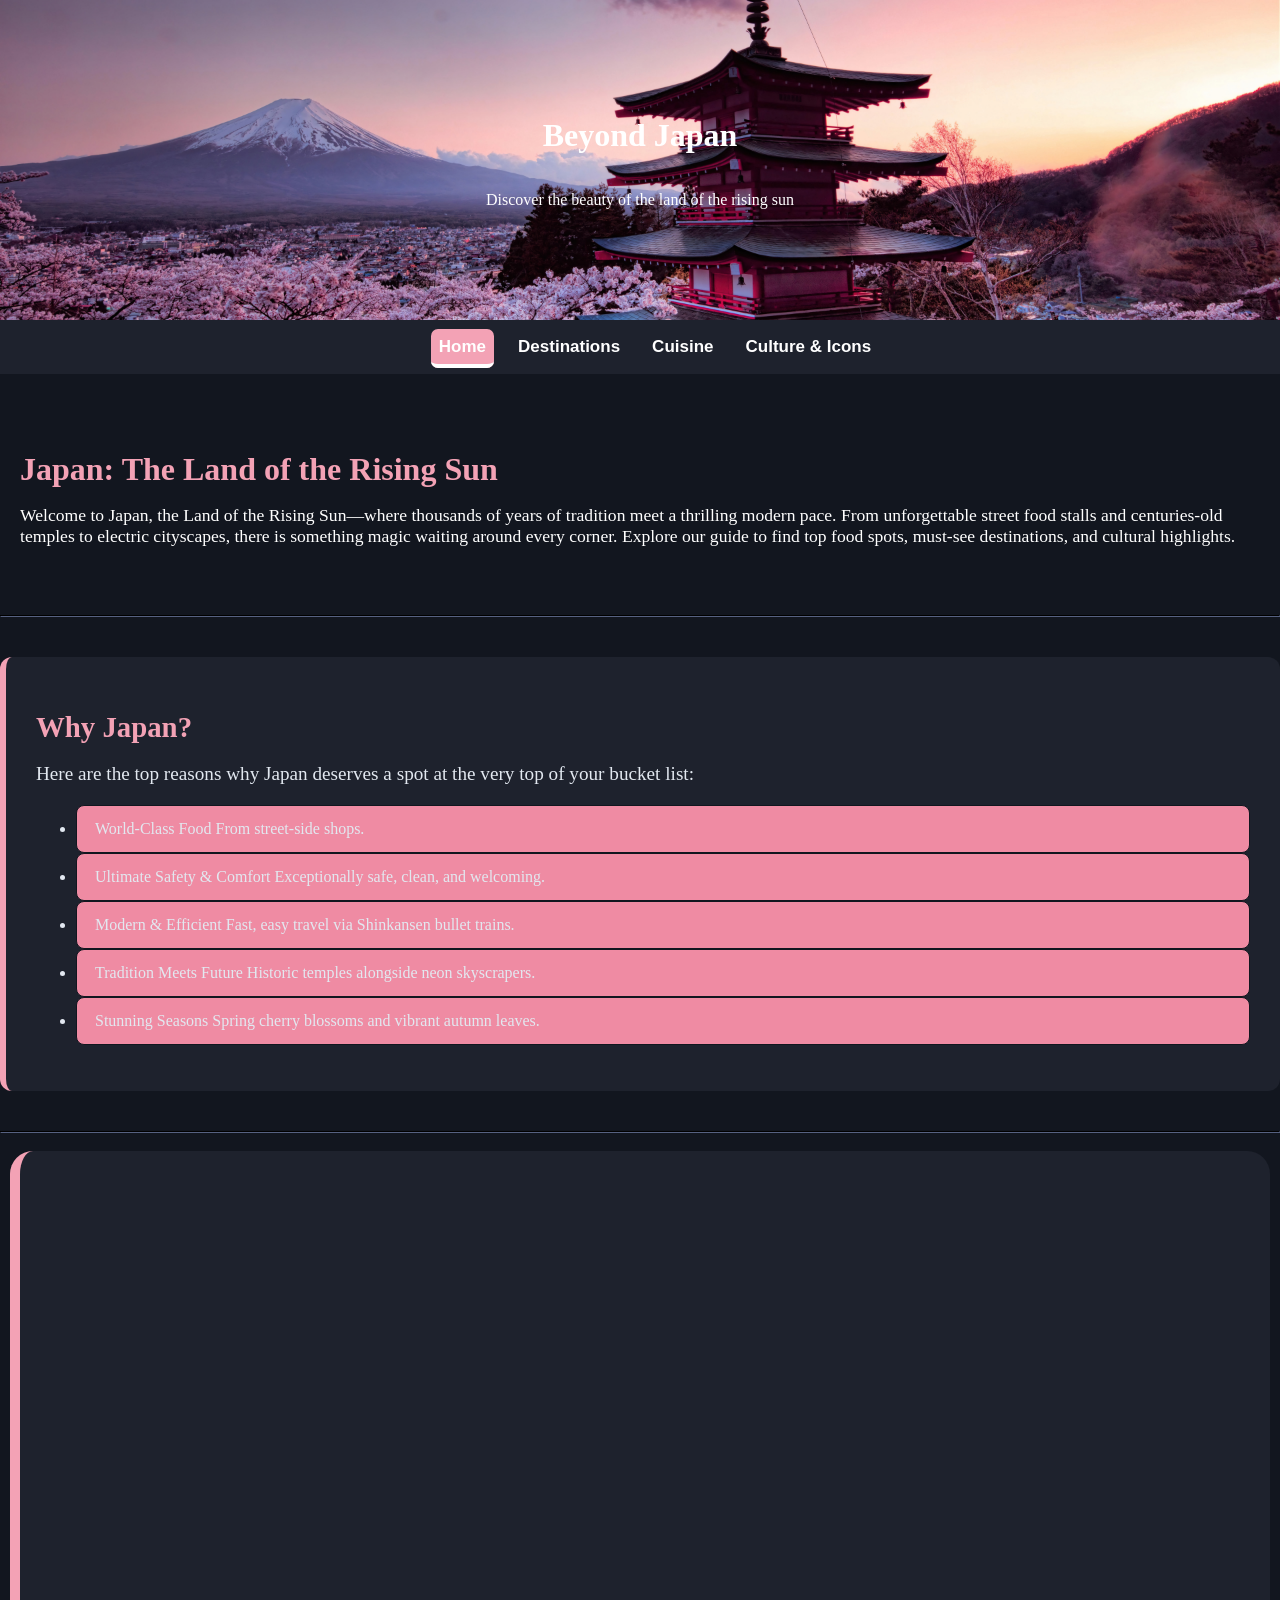
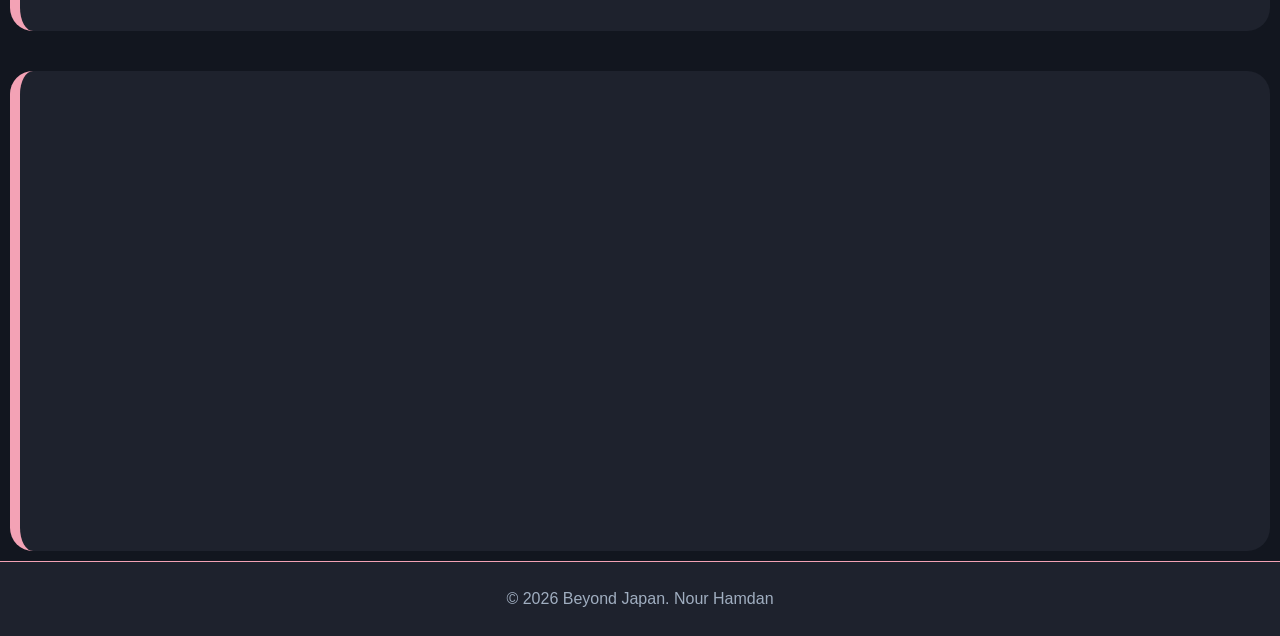
<file: index.html>
<!DOCTYPE html>
<html lang="en">
<head>
    <meta charset="UTF-8">
    <meta name="viewport" content="width=device-width, initial-scale=1.0">
    <title>Japan</title>
    <link rel="stylesheet" href="style.css">
</head>
<body>
    <div id="preloader"></div>
    <header>
      <div class="head">
        <h1 >Beyond Japan</h1>
        <p>Discover the beauty of the land of the rising sun</p>
      </div> 
    </header>
        <nav>
            <ul>
                <li><a href="index.html" class="active">Home</a></li>
                <li><a href="sites.html">Destinations</a></li>
                <li><a href="food.html" >Cuisine</a></li>
                <li><a href="famous.html">Culture &amp; Icons</a></li>
            </ul>
        </nav>
    
<main>
    <!--intro-->
    <section class="intro">
        <h2>Japan: The Land of the Rising Sun</h2>
        <p>Welcome to Japan, the Land of the Rising Sun—where thousands of years of tradition meet a thrilling modern pace. From unforgettable street food stalls and centuries-old temples to electric cityscapes, there is something magic waiting around every corner. Explore our guide to find top food spots, must-see destinations, and cultural highlights.</p>
        <p></p>
    </section>
    <hr> 
    <!--why japan-->
    <section class="why">
        <h2>Why Japan?</h2>
        <p>Here are the top reasons why Japan deserves a spot at the very top of your bucket list:</p>
        <ul>
            <li>World-Class Food From street-side shops.</li>
            <li>Ultimate Safety & Comfort Exceptionally safe, clean, and welcoming.</li>
            <li>Modern & Efficient Fast, easy travel via Shinkansen bullet trains.</li>
            <li>Tradition Meets Future Historic temples alongside neon skyscrapers.</li>
            <li>Stunning Seasons Spring cherry blossoms and vibrant autumn leaves.</li>
        </ul>
    </section>
    <hr>
    <!--media-->
    <div class="media-con">
        <div class="media-card">
          
    
            <iframe src="https://www.google.com/maps/embed?pb=!1m18!1m12!1m3!1d27825693.20294153!2d115.74571564347492!3d31.64230800612441!2m3!1f0!2f0!3f0!3m2!1i1024!2i768!4f13.1!3m3!1m2!1s0x34674e0fd77f192f%3A0xf54275d47c665244!2sJapan!5e0!3m2!1sen!2slb!4v1789821981375!5m2!1sen!2slb" width="300" height="300" style="border:0;" allowfullscreen="" loading="lazy" referrerpolicy="strict-origin-when-cross-origin"></iframe>
        </div>
        <div class="media-card">
            
            <iframe width="300" height="300" src="https://www.youtube.com/embed/bsJKlbZldgc?si=z0ktGzowiJRCmQfz" title="YouTube video player" frameborder="0" allow="accelerometer; autoplay; clipboard-write; encrypted-media; gyroscope; picture-in-picture; web-share" referrerpolicy="strict-origin-when-cross-origin" allowfullscreen></iframe>
        </div>
    </div>
    

<script src="script.js"></script>
</main>
    <footer>
        <p>&copy; 2026 Beyond Japan. Nour Hamdan</p>
    </footer>
</body>
</html>
</file>
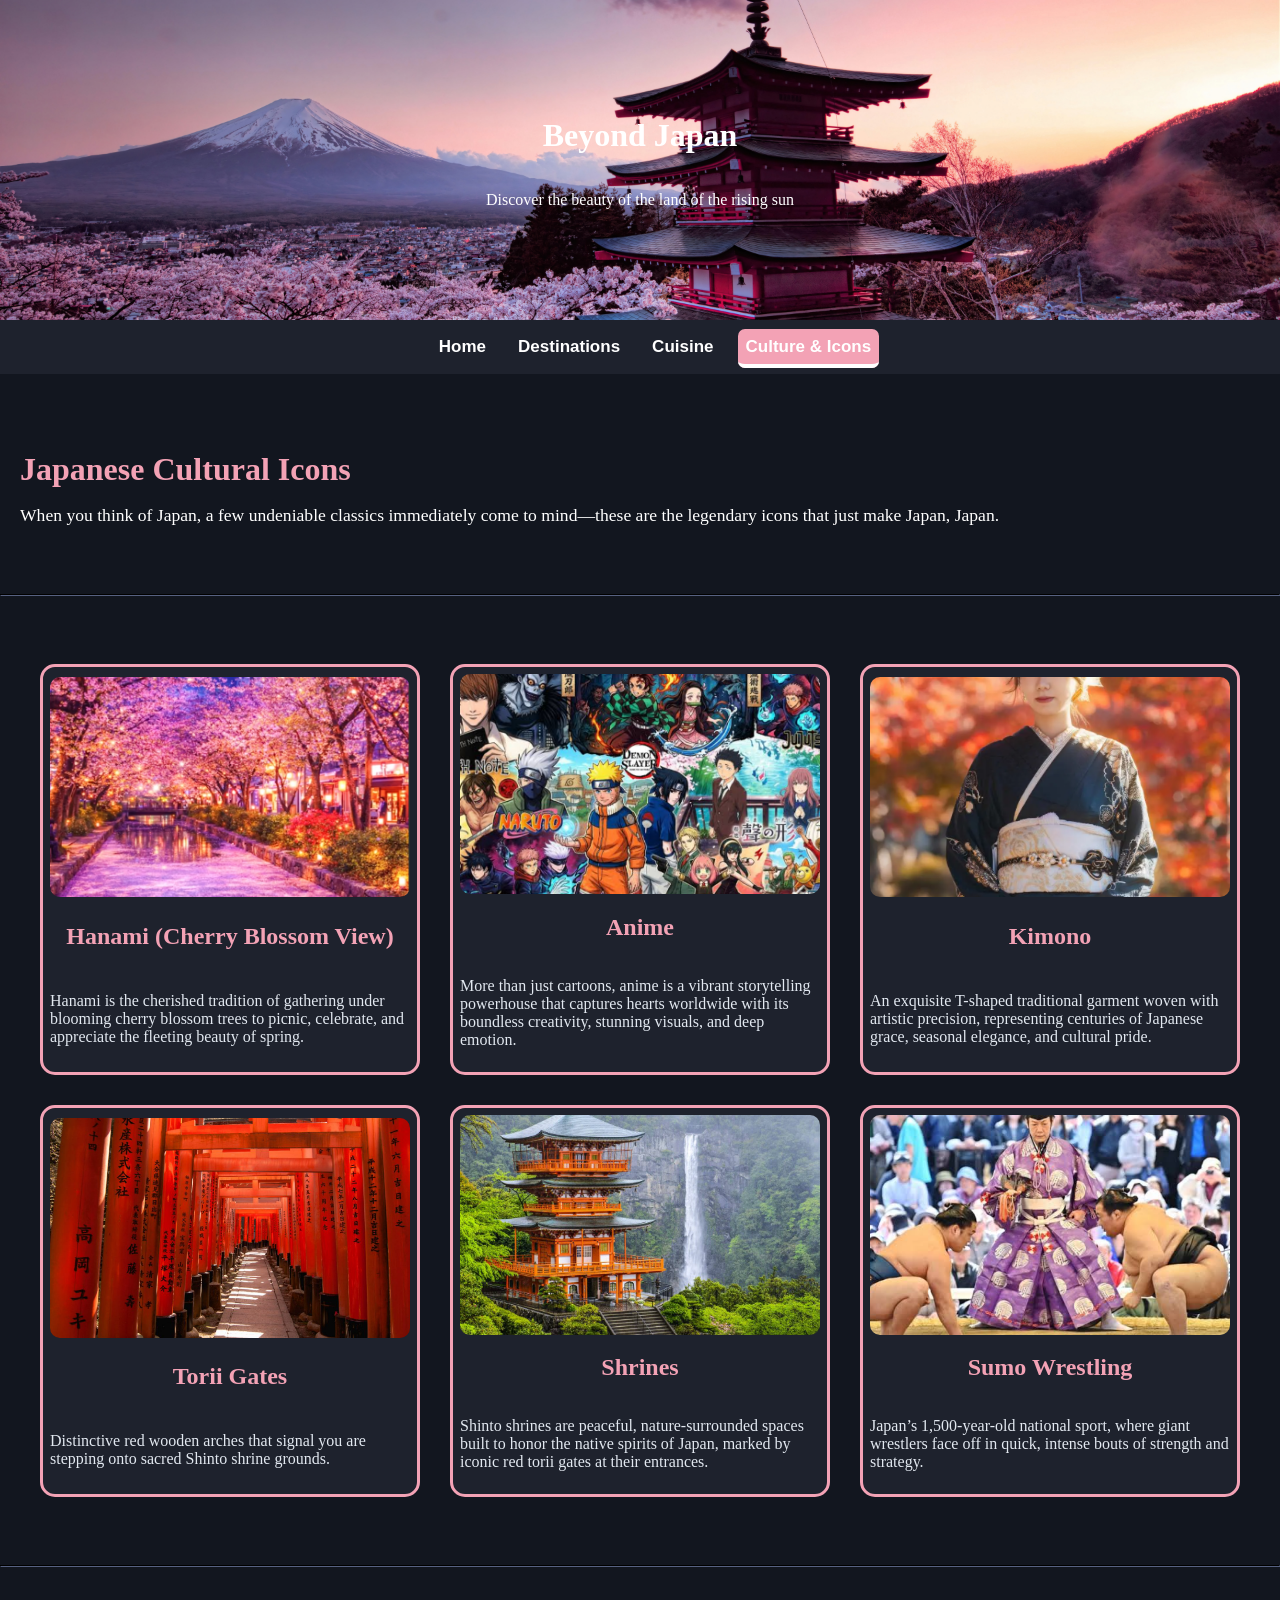
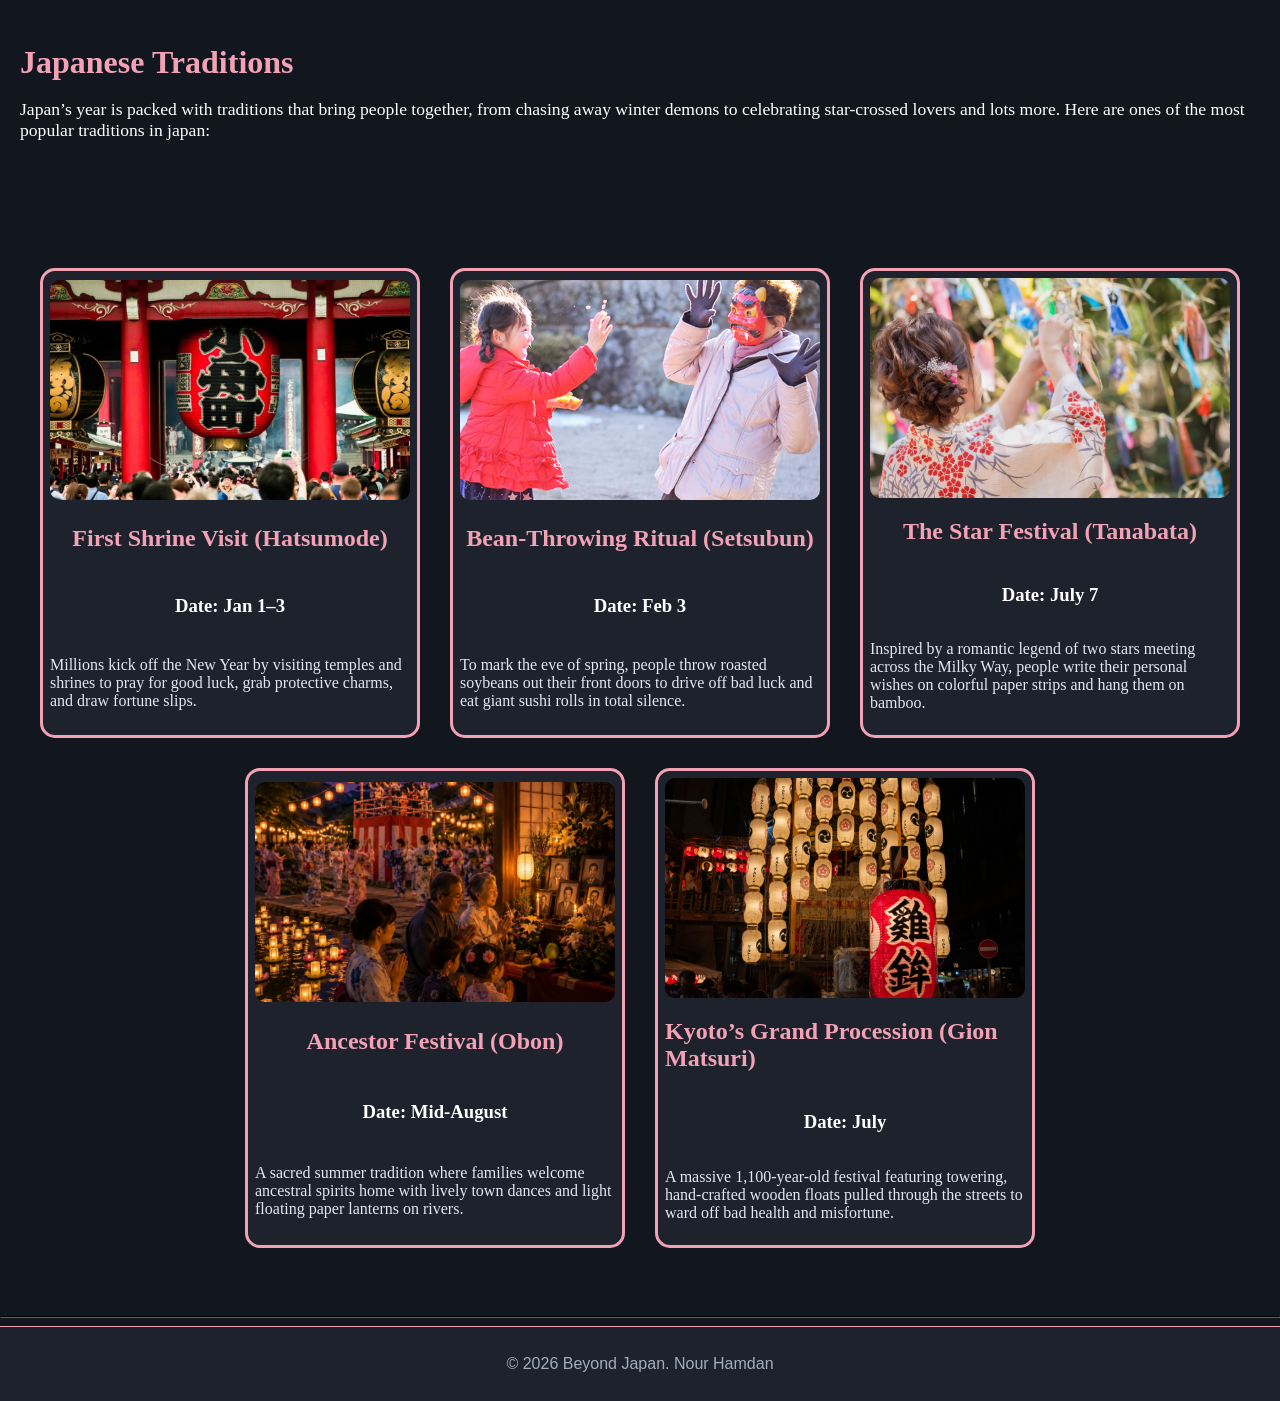
<file: famous.html>
<!DOCTYPE html>
<html lang="en">
<head>
    <meta charset="UTF-8">
    <meta name="viewport" content="width=device-width, initial-scale=1.0">
    <title>Document</title>
    <link rel="stylesheet" href="style.css">
</head>
<body>
    <header>
      <div class="head">
        <h1 >Beyond Japan</h1>
        <p>Discover the beauty of the land of the rising sun</p>
      </div>
    </header> 
        <nav>
            <ul>
                <li><a href="index.html">Home</a></li>
                <li><a href="sites.html">Destinations</a></li>
                <li><a href="food.html">Cuisine</a></li>
                <li><a href="famous.html" class="active">Culture &amp; Icons</a></li>
            </ul>
        </nav>
<main>
    <section class="intro">
        <h2>Japanese Cultural Icons</h2>
        <p>When you think of Japan, a few undeniable classics immediately come to mind—these are the legendary icons that just make Japan, Japan.</p>
    </section>
    <hr> 

    <div class="cards">
        <div class="card">
            <img src="images/cherry.png" alt="cherry blossom">
            <h2>Hanami (Cherry Blossom View) </h2>
            <p>Hanami is the cherished tradition of gathering under blooming cherry blossom trees to picnic, celebrate, and appreciate the fleeting beauty of spring.</p>
        </div>
        <div class="card">
            <img src="images/anime.png" alt="anime">
            <h2>Anime</h2>
            <p>More than just cartoons, anime is a vibrant storytelling powerhouse that captures hearts worldwide with its boundless creativity, stunning visuals, and deep emotion.</p>
        </div>
        <div class="card">
            <img src="images/kimono.png" alt="kimono">
            <h2>Kimono</h2>
            <p>An exquisite T-shaped traditional garment woven with artistic precision, representing centuries of Japanese grace, seasonal elegance, and cultural pride.</p>
        </div>
        <div class="card">
            <img src="images/gates.png" alt="tori gates">
            <h2>Torii Gates</h2>
            <p>Distinctive red wooden arches that signal you are stepping onto sacred Shinto shrine grounds.</p>
        </div>
        <div class="card">
            <img src="images/shrine.png" alt="Shrine">
            <h2>Shrines</h2>
            <p>Shinto shrines are peaceful, nature-surrounded spaces built to honor the native spirits of Japan, marked by iconic red torii gates at their entrances.</p>
        </div>
        <div class="card">
            <img src="images/sumo.png" alt="Sumo wrestling">
            <h2>Sumo Wrestling</h2>
            <p>Japan’s 1,500-year-old national sport, where giant wrestlers face off in quick, intense bouts of strength and strategy.</p>
        </div>
    </div>
    <hr>

    <!--Traditions-->
    <section class="intro">
        <h2>Japanese Traditions</h2>
        <p>Japan’s year is packed with traditions that bring people together, from chasing away winter demons to celebrating star-crossed lovers and lots more. Here are ones of the most popular traditions in japan:</p>
    </section>
    <!--tradition cards-->
    <div class="cards">
        <div class="card">
            <img src="images/hatsu.png" alt="Hatsumode">
            <h2>First Shrine Visit (Hatsumode)</h2>
            <h3>Date: Jan 1–3</h3>
            <p>Millions kick off the New Year by visiting temples and shrines to pray for good luck, grab protective charms, and draw fortune slips.</p>
        </div>
        
        <div class="card">
            <img src="images/setsu.png" alt="Setsubun">
            <h2>Bean-Throwing Ritual (Setsubun)</h2>
            <h3>Date: Feb 3</h3>
            <p>To mark the eve of spring, people throw roasted soybeans out their front doors to drive off bad luck and eat giant sushi rolls in total silence.</p>
        </div>
        <div class="card">
            <img src="images/tanabata.png" alt="tanabata">
            <h2>The Star Festival (Tanabata)</h2>
            <h3>Date: July 7</h3>
            <p>Inspired by a romantic legend of two stars meeting across the Milky Way, people write their personal wishes on colorful paper strips and hang them on bamboo.</p>
        </div>
        <div class="card">
            <img src="images/obon.png" alt="Obon">
            <h2>Ancestor Festival (Obon)</h2>
            <h3>Date: Mid-August</h3>
            <p>A sacred summer tradition where families welcome ancestral spirits home with lively town dances and light floating paper lanterns on rivers.</p>
        </div>
        <div class="card">
            <img src="images/gion.png" alt="Kyoto gion matsuri">
            <h2>Kyoto’s Grand Procession (Gion Matsuri)</h2>
            <h3>Date: July</h3>
            <p>A massive 1,100-year-old festival featuring towering, hand-crafted wooden floats pulled through the streets to ward off bad health and misfortune.</p>
        </div>
    </div>
    <hr>
</main>
    <footer>
        <p>&copy; 2026 Beyond Japan. Nour Hamdan</p>
    </footer>
</body>
</html>
</file>
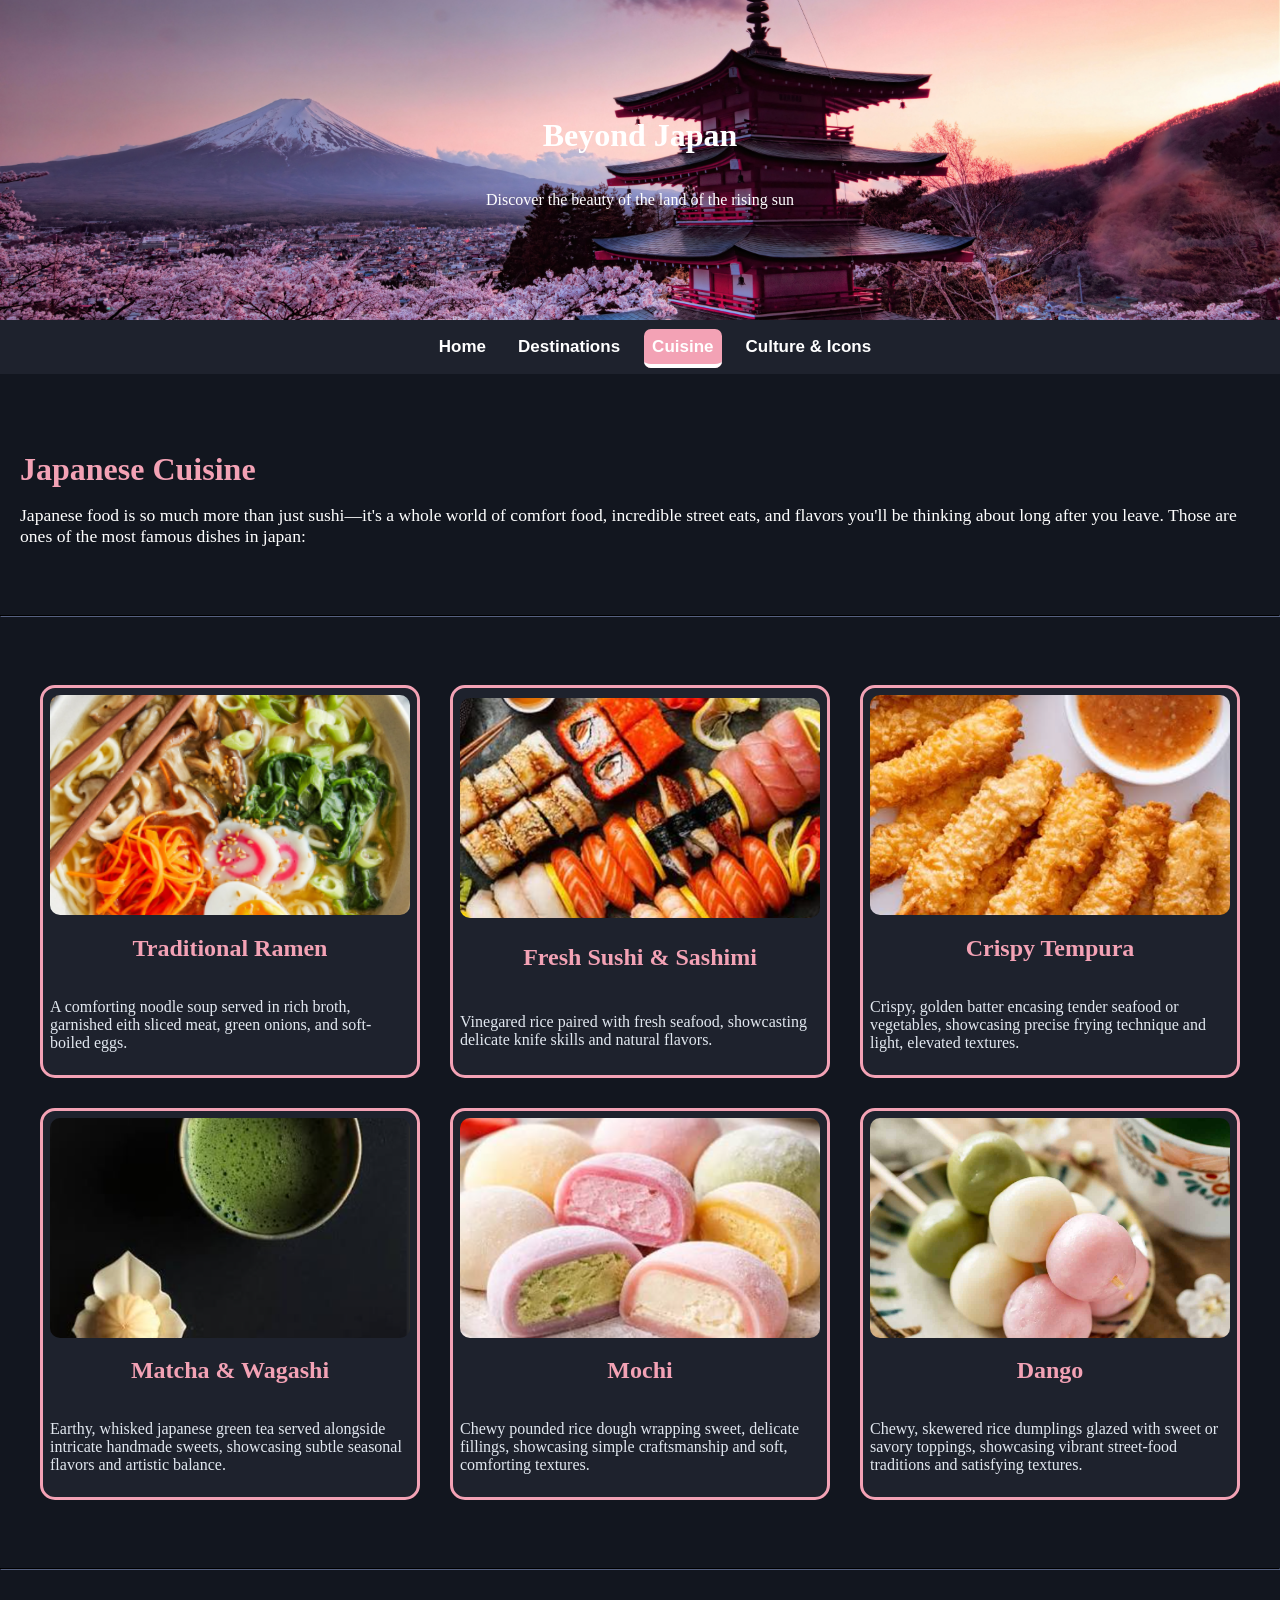
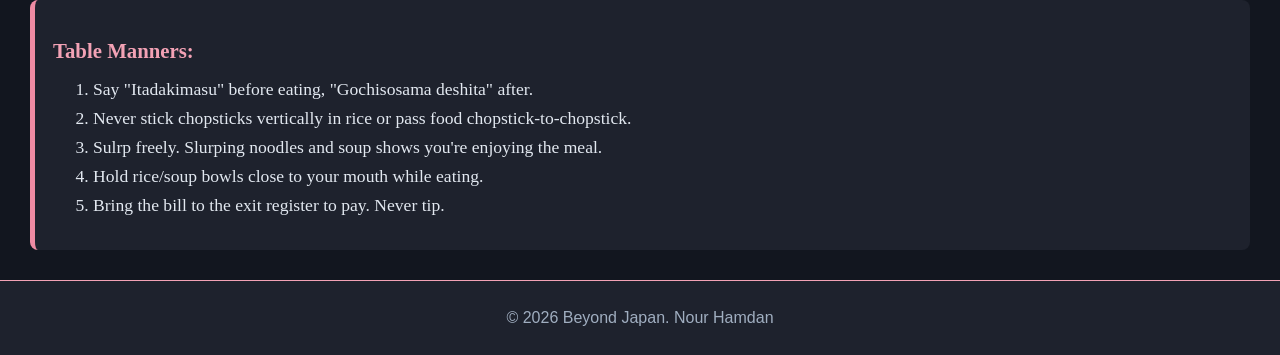
<file: food.html>
<!DOCTYPE html>
<html lang="en">
<head>
    <meta charset="UTF-8">
    <meta name="viewport" content="width=device-width, initial-scale=1.0">
    <title>Document</title>
    <link rel="stylesheet" href="style.css">
</head>
<body>
    <header>
      <div class="head">
        <h1 >Beyond Japan</h1>
        <p>Discover the beauty of the land of the rising sun</p>
      </div> 
    </header>
        <nav>
            <ul>
                <li><a href="index.html">Home</a></li>
                <li><a href="sites.html">Destinations</a></li>
                <li><a href="food.html" class="active">Cuisine</a></li>
                <li><a href="famous.html">Culture &amp; Icons</a></li>
            </ul>
        </nav>
<main>
    <section class="intro">
        <h2>Japanese Cuisine</h2>
        <p>Japanese food is so much more than just sushi—it's a whole world of comfort food, incredible street eats, and flavors you'll be thinking about long after you leave. Those are ones of the most famous dishes in japan:</p>
    </section>
    <hr>
    
    <!--food cards-->
    <div class="cards">
        <div class="card">
            <img src="images/ramenn.png" alt="Ramen">
            <h2>Traditional Ramen</h2>
            <p>A comforting noodle soup served in rich broth, garnished eith sliced meat, green onions, and soft-boiled eggs.</p>
        </div>
        <div class="card">
            <img src="images/sushi.png" alt="sushi">
            <h2>Fresh Sushi &amp; Sashimi</h2>
            <p>Vinegared rice paired with fresh seafood, showcasting delicate knife skills and natural flavors.</p>
        </div>
        <div class="card">
            <img src="images/tempura.png" alt="tempura">
            <h2>Crispy Tempura</h2>
            <p>Crispy, golden batter encasing tender seafood or vegetables, showcasing precise frying technique and light, elevated textures.</p>
        </div>
        <div class="card">
            <img src="images/matcha.png" alt="matcha">
            <h2>Matcha &amp; Wagashi</h2>
            <p>Earthy, whisked japanese green tea served alongside intricate handmade sweets, showcasing subtle seasonal flavors and artistic balance.</p>
        </div>
        <div class="card">
            <img src="images/mochi.png" alt="mochi">
            <h2>Mochi</h2>
            <p>Chewy pounded rice dough wrapping sweet, delicate fillings, showcasing simple craftsmanship and soft, comforting textures.</p>
        </div>
        <div class="card">
            <img src="images/dango.png" alt="dango">
            <h2>Dango</h2>
            <p>Chewy, skewered rice dumplings glazed with sweet or savory toppings, showcasing vibrant street-food traditions and satisfying textures.</p>
        </div>
    </div>
    <hr>
    <!--table manners-->
    <div class="food">
        <h3>Table Manners:</h3>
        <ol>
            <li>Say "Itadakimasu" before eating, "Gochisosama deshita" after.</li>
            <li>Never stick chopsticks vertically in rice or pass food chopstick-to-chopstick.</li>
            <li>Sulrp freely. Slurping noodles and soup shows you're enjoying the meal.</li>
            <li>Hold rice/soup bowls close to your mouth while eating.</li>
            <li>Bring the bill to the exit register to pay. Never tip.</li>
        </ol>
    </div>
</main>
    <footer>
        <p>&copy; 2026 Beyond Japan. Nour Hamdan</p>
    </footer>
</body>
</html>
</file>
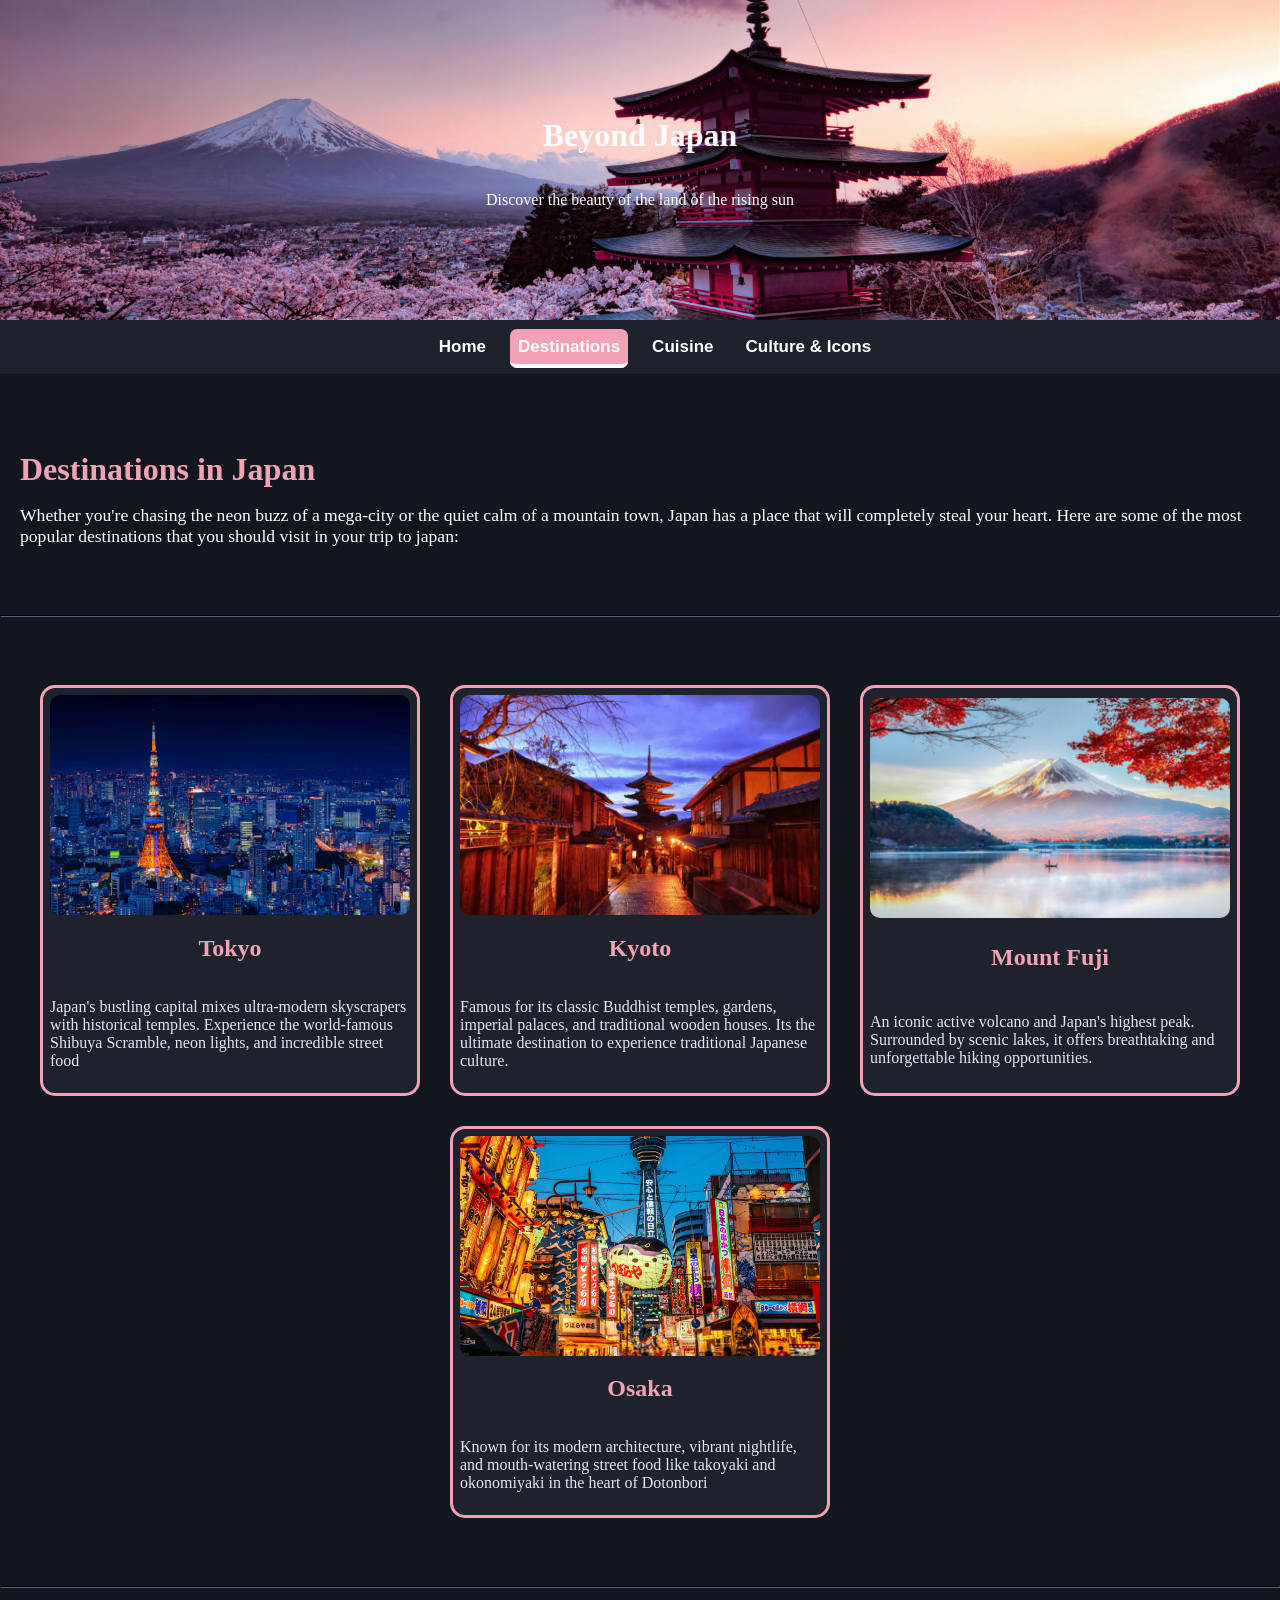
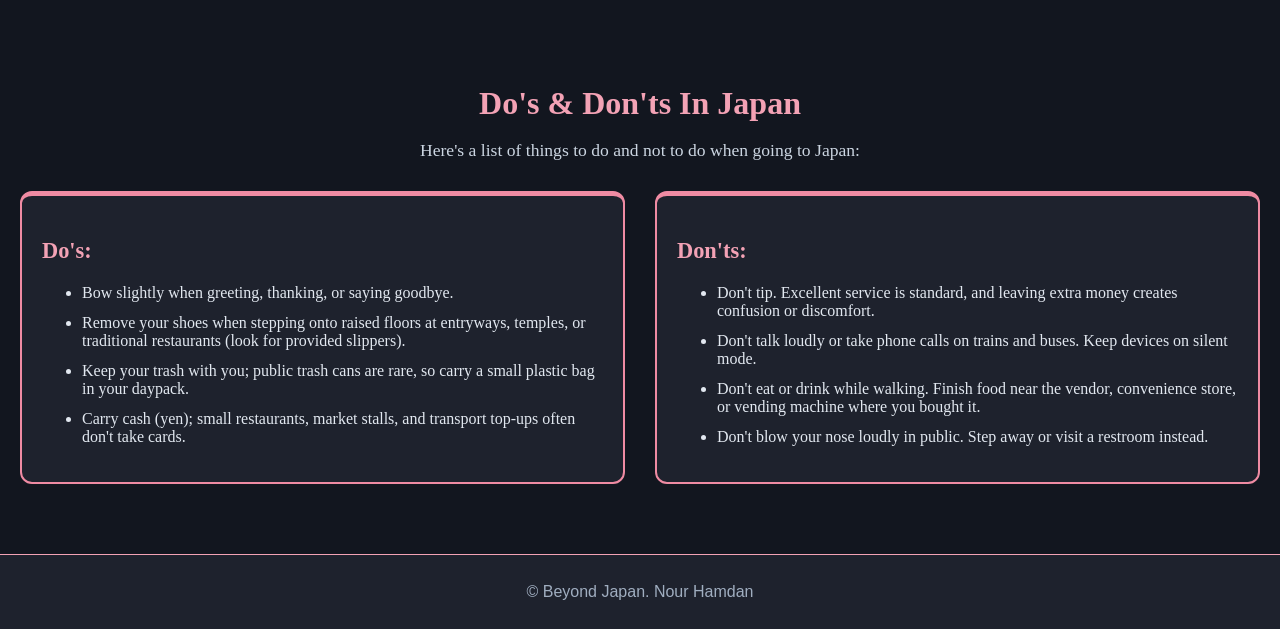
<file: sites.html>
<!DOCTYPE html>
<html lang="en">
<head>
    <meta charset="UTF-8">
    <meta name="viewport" content="width=device-width, initial-scale=1.0">
    <title>Document</title>
    <link rel="stylesheet" href="style.css">
</head>
<body>
    <header>
      <div class="head">
        <h1>Beyond Japan</h1>
        <p>Discover the beauty of the land of the rising sun</p>
      </div> 
    </header>
        <nav>
            <ul>
                <li><a href="index.html">Home</a></li>
                <li><a href="sites.html" class="active" >Destinations</a></li>
                <li><a href="food.html">Cuisine</a></li>
                <li><a href="famous.html">Culture &amp; Icons</a></li>
            </ul>
        </nav>
<main>
    <section class="intro">
        <h2>Destinations in Japan</h2>
        <p>Whether you're chasing the neon buzz of a mega-city or the quiet calm of a mountain town, Japan has a place that will completely steal your heart. Here are some of the most popular destinations that you should visit in your trip to japan:</p>
    </section>
    <hr>

    <div class="cards">
        <div class="card">
           <img src="images/tokyo.jpg" alt="tokyo at night">
           <h2>Tokyo</h2>
           <p>Japan's bustling capital mixes ultra-modern skyscrapers with historical temples. Experience the world-famous Shibuya Scramble, neon lights, and incredible street food</p> 
        </div>
        <div class="card">
           <img src="images/kyoto.png" alt="Kyoto city">
           <h2>Kyoto</h2>
           <p>Famous for its classic Buddhist temples, gardens, imperial palaces, and traditional wooden houses. Its the ultimate destination to experience traditional Japanese culture.</p>        
        </div>
        <div class="card">
           <img src="images/fuji.png" alt="Mount Fuji">
           <h2>Mount Fuji</h2>
           <p>An iconic active volcano and Japan's highest peak. Surrounded by scenic lakes, it offers breathtaking and unforgettable hiking opportunities.</p> 
        </div>
        <div class="card">
           <img src="images/osaka.png" alt="Osaka streets">
           <h2>Osaka</h2>
           <p>Known for its modern architecture, vibrant nightlife, and mouth-watering street food like takoyaki and okonomiyaki in the heart of Dotonbori</p> 
        </div>
    </div>
    <hr>
    
    <!--dos and donts-->
    <section class="dos-donts">
        <h2>Do's &amp; Don'ts In Japan</h2>
        <p class="subtitle">Here's a list of things to do and not to do when going to Japan:</p>
        <div class="d-con">
            <!--do's card-->
            <div class="dos">
                <h3>Do's:</h3>
                <ul>
                    <li>Bow slightly when greeting, thanking, or saying goodbye.</li>
                    <li>Remove your shoes when stepping onto raised floors at entryways, temples, or traditional restaurants (look for provided slippers).</li>
                    <li>Keep your trash with you; public trash cans are rare, so carry a small plastic bag in your daypack.</li>
                    <li>Carry cash (yen); small restaurants, market stalls, and transport top-ups often don't take cards.</li>
                </ul>
            </div>
            <!--donts card-->
            <div class="donts">
               <h3>Don'ts:</h3>
                <ul>
                    <li>Don't tip. Excellent service is standard, and leaving extra money creates confusion or discomfort.</li>
                    <li>Don't talk loudly or take phone calls on trains and buses. Keep devices on silent mode.</li>
                    <li>Don't eat or drink while walking. Finish food near the vendor, convenience store, or vending machine where you bought it.</li>
                    <li>Don't blow your nose loudly in public. Step away or visit a restroom instead.</li>
                </ul>
            </div>
        </div>
    </section>
</main>
    <footer>
        <p>&copy; Beyond Japan. Nour Hamdan</p>
    </footer>
</body>
</html>
</file>
<file: style.css>
body {
    padding: 0;
    margin: 0;
    background-color: #12161f;
    color: white;
}
header{
    position: relative;
}
nav {
    background-color: #1e222d;
    text-align: center;
    position: sticky;
    top: 0;
    z-index: 1000;
    width: 100%;
    padding: 1px;
    
}
nav ul li {
    list-style-type: none;
    display: inline;
    margin-right: 12px;
    padding: 0;
}
.head {
    background-image: url('images/cherryblossom.jpg');
    background-size: cover;
    background-position: center;
    background-repeat: no-repeat;
    height: 320px;
    width: 100%;
    display: flex ;
    flex-flow: column wrap;
    align-items: center;
    justify-content: center;
    color: white;
}
nav ul li a { 
    text-decoration: none;
    color: white;
    font-family: Arial, sans-serif;
    font-size: 17px;
    font-weight: bold;
    padding: 8px;
    border-radius: 3px;
}
nav ul li a:hover  {
    color: white;
    background-color: #f3a2b5;
}
nav ul li a.active{
    color: white;
    background-color: #f3a2b5;
    border-bottom: 4px solid white;
    border-radius: 7px;
}
/*video and map styling*/ 
.media-con{
    display: flex;
    flex-flow: column wrap;
    gap: 20px;
}
.media-card {
    display: flex;
    flex-flow: row wrap;
    gap: 30px;
    align-items: center;
    justify-content: space-between;
    padding: 15px;
    margin: 10px;
    background-color: #1e222d;
    border-radius: 23px;
    border-left: 10px solid #f3a2b5;
}
.media-card iframe{
    width: 100%;
    height: 450px;
    border: none;
    display: block;
}
.media-card h2 {
    flex:1;
    font-family: Verdana, Geneva, Tahoma, sans-serif;

}
.cards {
    display: flex;
    flex-wrap: wrap;
    justify-content: center;
    gap: 30px;
    padding: 60px 20px;
    margin: 0 auto;
}
.card {
    display: flex;
    flex-direction: column;
    align-items: center;
    justify-content:space-around;
    border: 3px solid #f3a2b5;
    border-radius: 15px;
    background-color: #1e222d;
    padding: 7px;
    max-width: 360px;
}
.card img {
    width: 100%;
    height: 220px;
    border-radius: 10px;
    object-fit: cover;
}
.card h2{
    color:#f3a2b5;
}
.card p {
    color: #e2e8f0;
}
footer {
    background-color: #1e222d;
    color: #a0aec0;
    text-align: center;
    padding: 12px;
    font-family: Arial;
    font-size: 1rem;
    border-top: 1px solid #f3a2b5;
    margin-top: auto;
}
#preloader {
    width: 100%;
    height: 100%;
    background: white url(https://loading.io/assets/mod/spinner/midorikappa/lg.gif) no-repeat fixed center;
    z-index: 2000;
    position: fixed;
}
.intro {
    margin: 30px auto;
    padding: 20px;
    text-align: left;
    color:white;
}
.intro h2{
    color:#f3a2b5;
    font-size: 2rem;
    margin-bottom: 12px;
}
.intro p {
    font-size: 1.1rem;
}
.why {
    background-color: #1e222d;
    border-left: 6px solid #f3a2b5;
    border-radius: 12px;
    color: white;
    padding: 30px;
    margin: 40px auto;
}
.why h2{
    color: #f3a2b5;
    font-size: 1.8rem;
    margin-bottom: 10px;
}
.why p{
    color:#e2e8f0;
    font-size: 1.2rem;
    margin-bottom: 20px;
}
.why ul {
    gap: 5px;
}
.why li {
    background-color: #ef8ba3;
    padding: 14px 18px;
    border-radius: 8px;
    border: 1px solid #12161f;
    color: #e2e8f0;
}
.dos-donts {
    margin: 50px auto;
    padding: 20px;
    color: white;
}
.dos-donts h2 {
    color:#f3a2b5;
    font-size: 2rem;
    text-align: center;
    margin-bottom: 8px;
}
.dos-donts .subtitle {
    text-align: center;
    color: #cbd5e1;
    margin-bottom: 30px;
    font-size: 1.1rem;
}
.d-con {
    display: flex;
    gap:30px;
    flex-wrap: wrap;
}
.dos, .donts {
    flex: 1;
    background-color: #1e222d;
    border-radius: 12px;
    padding: 20px;
    border: 2px solid #ef8ba3;
}
.dos,.donts{
    border-top: 5px solid #ef8ba3;
}
.dos-donts h3{
    color:#f3a2b5;
    font-size: 1.4rem;
    margin-bottom: 20px;
}
.d-con ul{
    display: flex;
    flex-direction: column;
    gap:12px;
}
.d-con li{
    font-size: 1rem;
    color:#e2e8f0;
}
.food {
    margin: 30px;
    padding: 18px;
    background-color: #1e222d;
    border-left: 5px solid #ef8ba3;
    border-radius: 8px;
    color:white;
}
.food h3{
    color: #f3a2b5;
    font-size: 1.3rem;
    margin-bottom: 10px;
}
.food ul{
    padding-left: 18px;
    margin: 0;
}
.food li{
    color:#e2e8f0;
    font-size: 1.1rem;
    margin-bottom: 8px;
}
hr{
    border-color: #1e222d;
}
</file>
